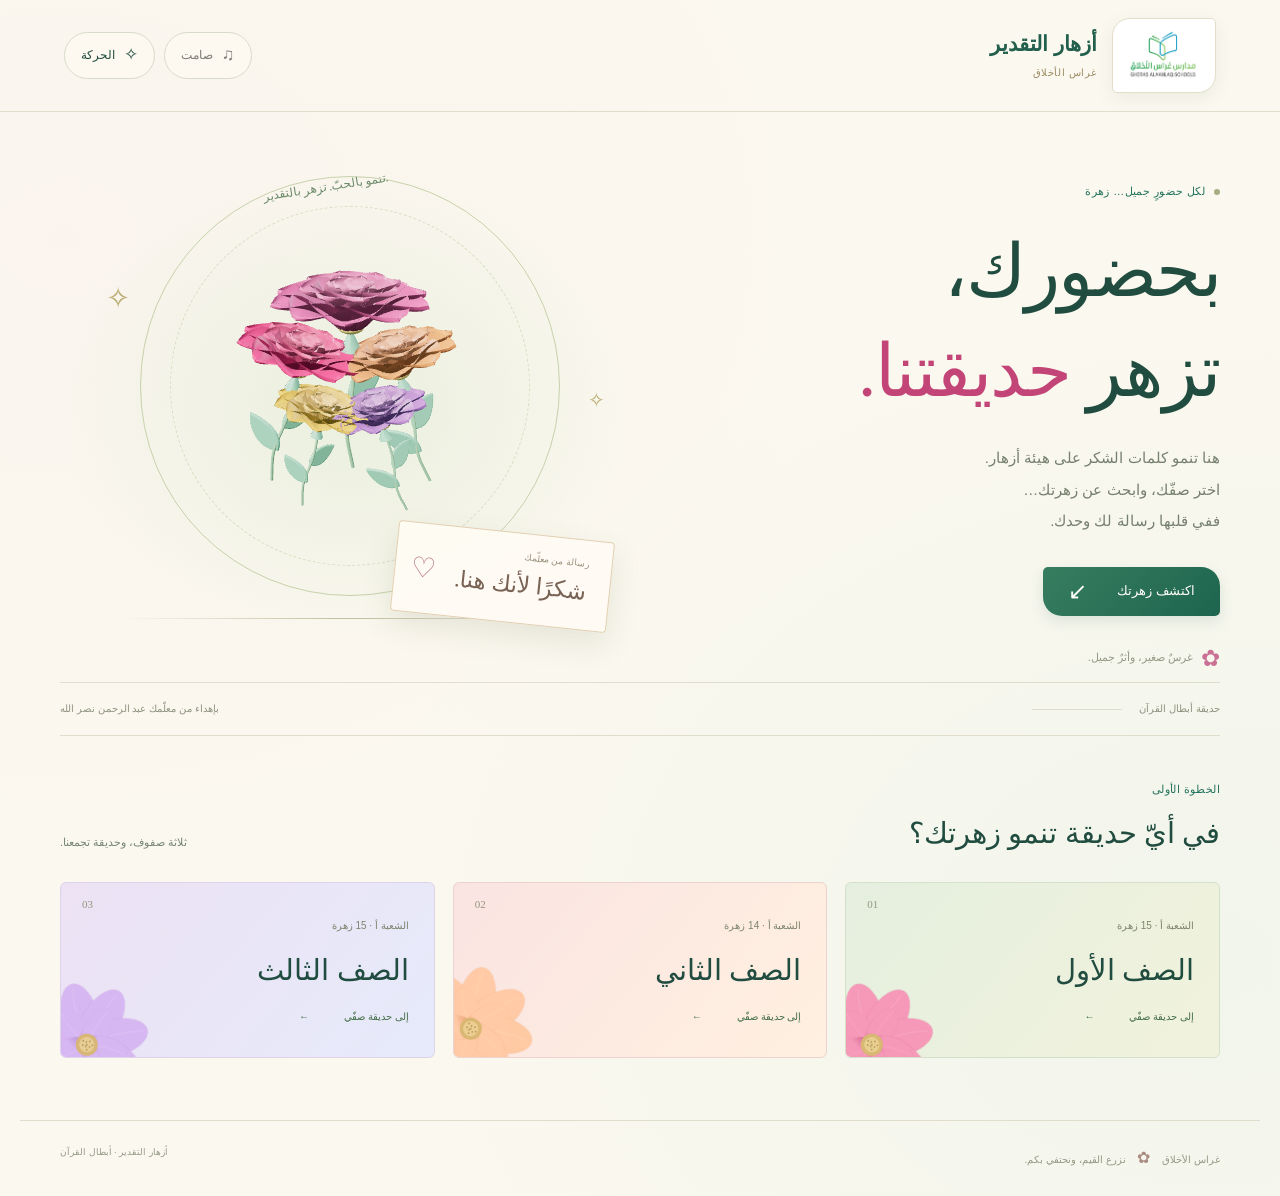
<file: appreciation-flowers/index.html>
<!doctype html>
<html lang="ar" dir="rtl">
<head>
  <meta charset="utf-8">
  <meta name="viewport" content="width=device-width, initial-scale=1">
  <meta name="theme-color" content="#f8f5ed">
  <meta name="description" content="حديقة صغيرة تزهر بحضورك. افتح زهرتك واكتشف بطاقة شكر خاصة بك من مدارس غراس الأخلاق.">
  <link rel="canonical" href="https://nasr12312.github.io/game-baby/appreciation-flowers/">
  <meta property="og:type" content="website">
  <meta property="og:locale" content="ar_AR">
  <meta property="og:title" content="أزهار التقدير 🌷 زهرتك تنتظر لمستك!">
  <meta property="og:description" content="اختر صفك وابحث عن اسمك، ثم المس زهرتك لتتفتح بطاقة شكر خاصة بك. بإهداء من معلمك عبد الرحمن نصر الله.">
  <meta property="og:url" content="https://nasr12312.github.io/game-baby/appreciation-flowers/">
  <meta property="og:image" content="https://nasr12312.github.io/game-baby/appreciation-flowers/share/flowers-how-to-play.jpg">
  <meta property="og:image:width" content="1200">
  <meta property="og:image:height" content="675">
  <meta property="og:image:alt" content="أزهار التقدير: اختر صفك وابحث عن اسمك والمس زهرتك">
  <meta name="twitter:card" content="summary_large_image">
  <meta name="twitter:title" content="أزهار التقدير 🌷 زهرتك تنتظر لمستك!">
  <meta name="twitter:description" content="وردة مجسمة وبطاقة شكر باسمك تنتظرك.">
  <meta name="twitter:image" content="https://nasr12312.github.io/game-baby/appreciation-flowers/share/flowers-how-to-play.jpg">
  <title>أزهار التقدير — غراس الأخلاق</title>
  <link rel="stylesheet" href="style.css">
  <link rel="stylesheet" href="enhancements.css">
  <script src="data.js" defer></script>
  <script src="vendor/three.min.js" defer></script>
  <script src="app.js" defer></script>
  <script src="flowers-3d.js" defer></script>
</head>
<body>
  <header class="site-header">
    <a class="brand" href="#" id="brandHome" aria-label="أزهار التقدير — الصفحة الرئيسية">
      <img class="school-logo" alt="مدارس غراس الأخلاق" width="84" height="58">
      <span><strong>أزهار التقدير</strong><small>غراس الأخلاق</small></span>
    </a>
    <div class="settings" aria-label="إعدادات الحديقة">
      <button id="soundToggle" class="quiet-button" type="button" aria-pressed="false"><span aria-hidden="true">♫</span> الصوت</button>
      <button id="motionToggle" class="quiet-button" type="button" aria-pressed="true"><span aria-hidden="true">✧</span> الحركة</button>
    </div>
  </header>
  <main>
    <section id="home" class="home" aria-labelledby="homeTitle">
      <div class="hero-copy">
        <span class="eyebrow"><i></i> لكل حضورٍ جميل… زهرة</span>
        <h1 id="homeTitle">بحضورك،<br> تزهر <em>حديقتنا.</em></h1>
        <p class="hero-description">هنا تنمو كلمات الشكر على هيئة أزهار.<br>اختر صفّك، وابحث عن زهرتك…<br>ففي قلبها رسالة لك وحدك.</p>
        <a class="primary hero-link" href="#classChoices">اكتشف زهرتك <span aria-hidden="true">↙</span></a>
        <div class="hero-note"><span class="tiny-flower" aria-hidden="true">✿</span> غرسٌ صغير، وأثرٌ جميل.</div>
      </div>
      <div class="hero-art" aria-hidden="true">
        <div class="art-orbit orbit-one"></div><div class="art-orbit orbit-two"></div>
        <span class="art-caption">تنمو بالحبّ. تزهر بالتقدير.</span>
        <span class="floating-spark spark-one">✧</span><span class="floating-spark spark-two">✧</span>
      <div class="hero-bouquet" id="heroBouquet" data-flower3d="-1"></div>
        <div class="hero-message"><span>رسالة من معلّمك</span><b>شكرًا لأنك هنا.</b><i aria-hidden="true">♡</i></div>
        <span class="garden-ground"></span>
      </div>
      <div class="hero-bottom"><span>حديقة أبطال القرآن</span><span class="fine-rule"></span><span>بإهداء من معلّمك عبد الرحمن نصر الله</span></div>
      <section class="class-section" aria-labelledby="classesTitle">
        <div class="section-heading"><div><span class="eyebrow">الخطوة الأولى</span><h2 id="classesTitle">في أيّ حديقة تنمو زهرتك؟</h2></div><p>ثلاثة صفوف، وحديقة تجمعنا.</p></div>
        <div id="classChoices" class="class-grid"></div>
      </section>
    </section>
    <section id="garden" class="garden" hidden aria-labelledby="gardenTitle">
      <button id="backHome" class="back-button" type="button">→ العودة إلى الصفوف</button>
      <div class="garden-heading"><div><span class="eyebrow" id="gardenEyebrow">حديقة الصف الأول</span><h1 id="gardenTitle" tabindex="-1">زهرتك تنتظر لمستك.</h1><p>ابحث عن اسمك، والمس زهرتك لتتفتح رسالتك.</p></div><div class="bloom-count"><span aria-hidden="true">✿</span><b id="bloomCount">٠</b><small>زهرة تفتّحت هنا</small></div></div>
      <div class="garden-toolbar"><label class="search-field"><span aria-hidden="true">⌕</span><input id="searchName" type="search" placeholder="ابحث عن اسمك هنا…" aria-label="ابحث عن اسم الطالب" autocomplete="off"></label><span id="resultCount"></span></div>
      <div id="flowerGrid" class="flower-grid"></div>
      <div id="emptyState" class="empty-state" hidden><span aria-hidden="true">❀</span><h2>لنجرب كتابة الاسم بطريقة أخرى.</h2><p>اكتب جزءًا من اسمك، أو تأكد من اختيار صفّك.</p><button id="clearSearch" class="quiet-button" type="button">عرض جميع الأزهار</button></div>
      <p class="garden-hint"><span aria-hidden="true">♡</span> لكل زهرة لونها… ولكل طالب أثره الجميل.</p>
    </section>
  </main>
  <footer class="site-footer"><span>غراس الأخلاق <i aria-hidden="true">✿</i> نزرع القيم، ونحتفي بكم.</span><small>أزهار التقدير · أبطال القرآن</small></footer>
  <dialog id="cardDialog" aria-labelledby="cardTitle">
    <button id="closeCard" class="close-button" type="button" aria-label="إغلاق بطاقة الشكر">×</button>
    <article id="certificate" class="certificate">
      <div class="certificate-frame"></div>
      <span class="corner corner-tr" aria-hidden="true">❦</span><span class="corner corner-bl" aria-hidden="true">❦</span>
      <img class="school-logo certificate-logo" alt="مدارس غراس الأخلاق" width="110" height="74">
      <p class="certificate-kicker">غراس الأخلاق · حديقة أبطال القرآن</p>
      <div id="certificateFlower" class="certificate-flower" aria-hidden="true"></div>
      <p class="award-eyebrow">بطاقة شكر وتقدير</p>
      <h2 id="cardTitle">أزهرتَ حضورًا.</h2>
      <p class="dedication">إلى طالبنا العزيز</p>
      <h3 id="cardName"></h3>
      <span id="cardClass" class="class-badge"></span>
      <p class="certificate-text">شكرًا لحضورك وتفاعلك في حصص القرآن الكريم.<br>بكلّ خطوةٍ تتعلّمها، تنمو زهرة جميلة.<br><strong>بارك الله فيك، وزادك علمًا وخيرًا.</strong></p>
      <div class="signature"><span>معلّمك المحبّ</span><b>عبد الرحمن نصر الله</b></div>
      <p class="certificate-footer">لك في حديقتنا زهرة، وفي قلوبنا تقدير.</p>
    </article>
    <div class="card-actions"><button id="downloadCard" class="primary" type="button">↓ احفظ بطاقتي</button><button id="printCard" class="secondary" type="button">طباعة البطاقة</button><button id="returnGarden" class="text-button" type="button">العودة إلى الحديقة ←</button></div>
  </dialog>
  <canvas id="petalCanvas" aria-hidden="true"></canvas>
  <div id="status" class="toast" role="status" aria-live="polite" hidden></div>
</body>
</html>
</file>
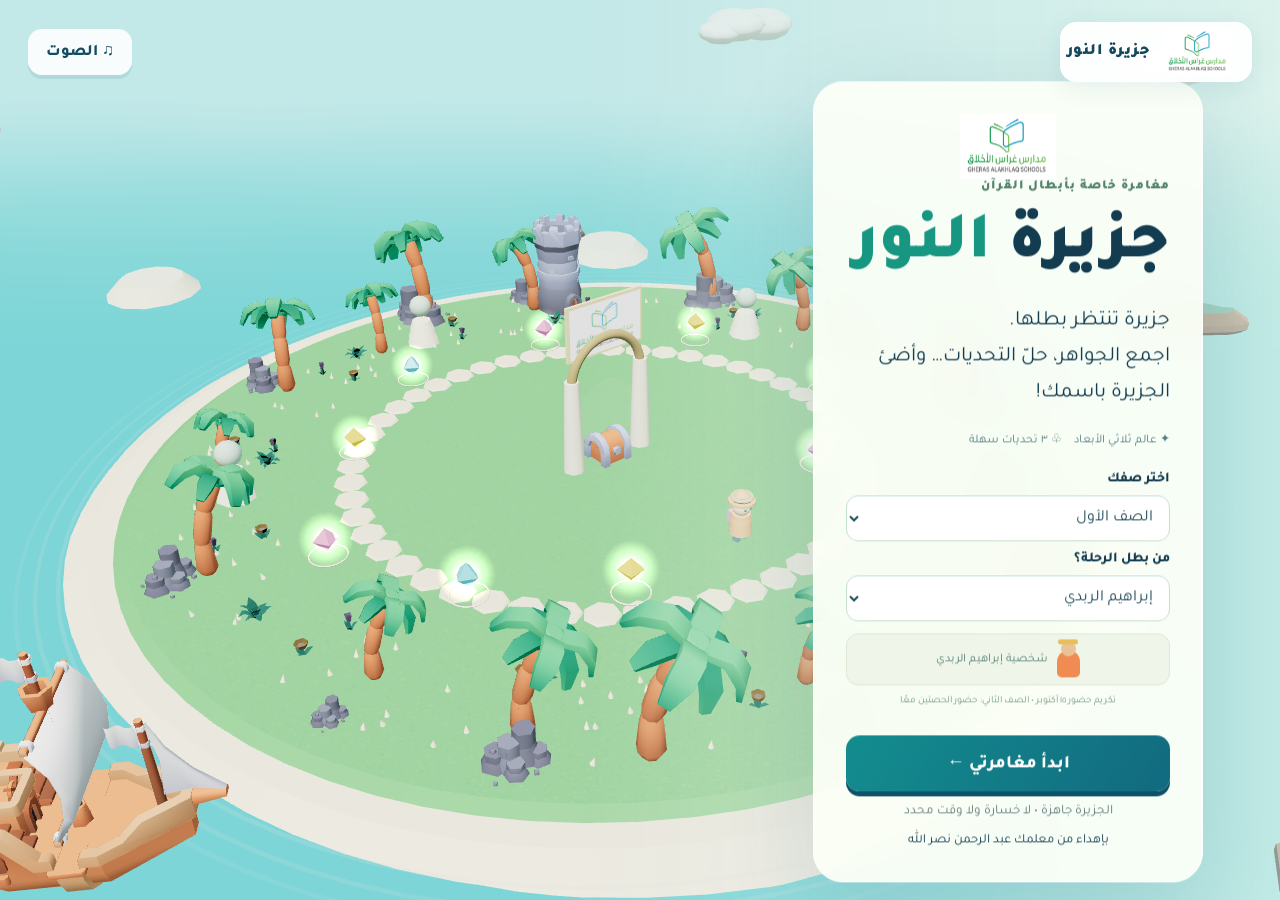
<file: island-of-light/index.html>
<!doctype html><html lang="ar" dir="rtl"><meta charset="utf-8"><meta name="viewport" content="width=device-width,initial-scale=1,maximum-scale=1"><meta name="theme-color" content="#125f77"><title>جزيرة النور • مغامرة أبطال غراس</title><link rel="stylesheet" href="style.css?v=3"><link rel="stylesheet" href="upgrade.css?v=3"><link rel="stylesheet" href="personal.css?v=3"><link rel="stylesheet" href="hud.css?v=4"><body>
<div id="world"></div><div class="vignette"></div>
<div id="playerTag" hidden><span id="playerTagName"></span></div><header><a href="../treasure-world/" aria-label="عالم الكنوز"><img data-school-logo alt="مدارس غراس الأخلاق">جزيرة النور</a><div><button id="sound" aria-label="تبديل الصوت">♫ الصوت</button><button id="pause" hidden>Ⅱ استراحة</button></div></header>
<main id="welcome" class="panel"><img class="welcome-logo" data-school-logo alt="مدارس غراس الأخلاق"><span class="eyebrow">مغامرة خاصة بأبطال القرآن</span><h1>جزيرة <em>النور</em></h1><p class="intro">جزيرة تنتظر بطلها.<br>اجمع الجواهر، حلّ التحديات… وأضئ الجزيرة باسمك!</p><div class="tags"><span>✦ عالم ثلاثي الأبعاد</span><span>♧ ٣ تحديات سهلة</span></div><label for="grade">اختر صفك</label><select id="grade"></select><label for="student">من بطل الرحلة؟</label><select id="student"></select><div id="avatarPreview"><i class="avatar-mini" aria-hidden="true"></i><span id="avatarPreviewName"></span></div><p class="attendance-note">تكريم حضور ١٥ أكتوبر • الصف الثاني: حضور الحصتين معًا</p><button id="start" class="primary">ابدأ مغامرتي ←</button><small id="loading">نجهّز الجزيرة…</small><p class="teacher">بإهداء من معلمك عبد الرحمن نصر الله</p></main>
<section id="hud" hidden><div class="identity"><b id="heroName"></b><small>مستكشف جزيرة النور</small></div><div class="mission"><div class="mission-heading"><span id="chapter">١ • اجمع جواهر الجزيرة</span><b id="count">٠ / ٩</b><button id="missionToggle" type="button" aria-expanded="false" aria-controls="missionDetails" aria-label="عرض تفاصيل المهمة">تفاصيل ▾</button></div><div class="track"><i id="progress"></i></div><div id="missionDetails" hidden><div class="steps"><span data-step="0">◆ الجواهر</span><span data-step="1">☀ التحديات</span><span data-step="2">🎁 التكريم</span></div><small id="hint">اقترب من الجواهر المضيئة لجمعها</small></div></div><div class="guide-row"><small id="routeStatus">٣ تحديات سهلة</small><button id="guide">✦ أرشدني</button></div><canvas id="map" width="180" height="180" aria-label="خريطة الجزيرة"></canvas><div id="toast" role="status"></div><div class="controls"><span>الأسهم أو W A S D للحركة • المس الأرض لتتحرك إليها</span></div><div id="pad"><button data-dir="up" aria-label="للأمام">↑</button><button data-dir="left" aria-label="يسار">←</button><button data-dir="down" aria-label="للخلف">↓</button><button data-dir="right" aria-label="يمين">→</button></div></section>
<dialog id="rest"><h2>خذ نفسًا… الجزيرة تنتظرك 🌿</h2><p>تقدمك محفوظ على هذا الجهاز.</p><button id="resume" class="primary">أكمل المغامرة</button><button id="home">اختيار طالب آخر</button></dialog>
<div id="finale" hidden><div class="finale-sun">✦</div><h2>الجزيرة أضاءت لك!</h2><p id="finaleName"></p></div><dialog id="challenge"><small id="challengeNumber"></small><h2 id="challengeTitle"></h2><p id="challengePrompt"></p><div id="challengeBody"></div><p id="challengeFeedback" role="status" aria-live="polite"></p><button id="challengeHelp">💡 أحتاج تلميحًا</button><button id="challengeContinue" class="primary" hidden>رائع! أكمل رحلتي ←</button><button id="challengeClose">سأعود إلى التحدي لاحقًا</button></dialog><dialog id="award"><div class="award-inner"><img id="logo" alt="مدارس غراس الأخلاق"><span class="award-ribbon">مدارس غراس الأخلاق • وسام أبطال القرآن</span><div class="medal">✦</div><h2>أنت نور هذه الرحلة</h2><h3 id="awardName"></h3><p>شكرًا لحضورك وتفاعلك في حصص القرآن الكريم.<br>كل خطوة في تعلّمك تستحق أن نفرح بها.</p><div class="award-achievements"><span>✓ مستكشف الجواهر</span><span>✓ بطل التحديات</span><span>✓ صديق القرآن</span></div><div class="seal">مستكشف النور • بطل غراس</div><p class="signature">معلمك المحب<br><b>عبد الرحمن نصر الله</b></p><section id="giftPanel" aria-label="هديتك الرقمية"><small class="gift-label">مفاجأة خاصة بك</small><h4 id="giftTitle"></h4><div id="giftPedestal"><img id="giftImage" alt="هديتك المصورة"></div><b id="giftStudent"></b><p id="giftMessage"></p><div class="gift-actions"><button id="giftTurn">✨ حرّك هديتي</button><button id="giftSave">↓ احفظ هديتي</button></div><small class="gift-note">تذكار رقمي مصوّر</small></section><button id="save" class="primary">↓ احفظ بطاقة تكريمك</button><button id="replayCelebration">✨ احتفل بي مرة أخرى</button><button id="again">مغامرة جديدة</button></div></dialog>
<script src="../treasure-world/vendor/three.min.js"></script><script src="../treasure-world/vendor/GLTFLoader.js"></script><script src="data.js?v=3"></script><script src="game.js?v=3"></script><script src="upgrade.js?v=3"></script><script src="personal.js?v=3"></script><script src="hud.js?v=4"></script></body></html>
</file>
<file: appreciation-flowers/style.css>
@charset "UTF-8";
:root{--paper:#f8f5ed;--ink:#293e33;--muted:#7c8679;--green:#52694c;--rose:#aa5067;--line:#dddcd0;--soft:#ececde;--serif:Georgia,"Times New Roman",serif;color-scheme:light}
*{box-sizing:border-box}html{scroll-behavior:smooth;scroll-padding-top:24px}body{margin:0;background:var(--paper);color:var(--ink);font-family:Tahoma,"Segoe UI",Arial,sans-serif;font-size:16px;line-height:1.8}button,input,a{-webkit-tap-highlight-color:transparent}button,input{font:inherit}button,a{touch-action:manipulation}button{cursor:pointer}button:disabled{cursor:wait}button,a,input{outline-offset:5px}button:focus-visible,a:focus-visible,input:focus-visible{outline:3px solid #a45068}[hidden]{display:none!important}button{color:inherit}a{color:inherit;text-decoration:none}button{border:0}img{max-width:100%}.site-header{max-width:1380px;margin:auto;padding:23px 5%;display:flex;align-items:center;justify-content:space-between;border-bottom:1px solid var(--line);gap:15px}.brand{display:flex;align-items:center;gap:16px}.school-logo{object-fit:contain}.brand>span{border-right:1px solid var(--line);padding-right:17px;line-height:1.5}.brand strong{display:block;font-size:18px;font-weight:500}.brand small{color:var(--muted);font-size:10px;letter-spacing:1px}.settings{display:flex;gap:9px}.quiet-button{display:inline-flex;align-items:center;justify-content:center;gap:9px;background:transparent;border:1px solid var(--line);border-radius:30px;padding:7px 16px;font-size:12px;min-height:40px}.quiet-button:hover{background:#eaeadd}.quiet-button[aria-pressed=false]{color:#7d7c76}.quiet-button span{font-size:17px}.home{max-width:1240px;margin:auto;padding:0 40px}.hero-copy{grid-area:copy;padding-top:70px;position:relative;z-index:1}.home{display:grid;grid-template-columns:1fr 1fr;grid-template-areas:"copy art" "bottom bottom" "classes classes"}.eyebrow{font-size:11px;color:var(--green);display:flex;align-items:center;gap:9px;letter-spacing:.4px}.eyebrow i{width:6px;height:6px;background:#a5ad82;border-radius:50%}h1,h2,h3,p{margin:0}.hero-copy h1{font-family:var(--serif);font-weight:500;font-size:clamp(48px,5.7vw,78px);line-height:1.38;margin:20px 0 19px;letter-spacing:-1.5px}.hero-copy h1 em{font-style:normal;color:var(--rose)}.hero-description{font-size:15px;line-height:2.1;color:#76806f}.primary{display:inline-flex;justify-content:center;align-items:center;gap:30px;min-height:49px;border-radius:5px 19px 5px 19px;padding:12px 25px;background:var(--green);color:#fffefa;font-size:13px;box-shadow:0 4px 12px #344e3210;transition:background .2s,transform .2s}.primary:hover{background:#3f573b;transform:translateY(-2px)}.hero-link{margin-top:30px}.hero-link span{font-size:23px;line-height:1}.hero-note{font-size:11px;color:#959a87;margin-top:22px;display:flex;align-items:center;gap:8px}.tiny-flower{font-size:23px;color:#bd8d85}.hero-art{grid-area:art;position:relative;height:570px;direction:ltr;isolation:isolate}.art-orbit{position:absolute;border:1px solid #d5d6bd;border-radius:50%;z-index:-1}.orbit-one{width:420px;height:420px;top:64px;left:50%;transform:translateX(-50%)}.orbit-two{width:360px;height:360px;top:94px;left:50%;transform:translateX(-50%);border-style:dashed;opacity:.65}.hero-art:before{content:"";position:absolute;inset:60px 0 40px;border-radius:50%;background:radial-gradient(ellipse,#e6e7cd80,transparent 68%);z-index:-2}.art-caption{position:absolute;top:65px;left:35%;font-family:var(--serif);font-size:12px;color:#91977e;transform:rotate(-9deg)}.hero-bouquet{position:absolute;left:50%;top:100px;width:440px;height:390px;transform:translateX(-50%)}.hero-bouquet .flower-svg{position:absolute;width:230px;height:320px;bottom:0;filter:drop-shadow(0 8px 8px #665e3510)}.hero-bouquet .hero-stem-0{left:-10px;transform:rotate(-20deg) scale(.88);z-index:1}.hero-bouquet .hero-stem-1{left:208px;transform:rotate(24deg) scale(.8);z-index:1}.hero-bouquet .hero-stem-2{left:108px;bottom:30px;transform:rotate(2deg) scale(1.15);z-index:2}.hero-bouquet .hero-stem-3{left:55px;bottom:-22px;transform:rotate(-30deg) scale(.62);z-index:3}.hero-bouquet .hero-stem-4{left:181px;bottom:-30px;transform:rotate(25deg) scale(.65);z-index:3}.hero-message{position:absolute;right:5%;bottom:60px;z-index:4;background:#fffcf5ed;box-shadow:0 8px 35px #65613d14;border:1px solid #e4decc;padding:15px 23px 16px 60px;border-radius:4px;transform:rotate(6deg);text-align:right;direction:rtl}.hero-message span{display:block;color:#99917e;font-size:9px}.hero-message b{font-family:var(--serif);font-size:23px;font-weight:normal;color:#796354}.hero-message i{position:absolute;left:16px;top:20px;font-size:28px;font-style:normal;color:#b77785}.garden-ground{position:absolute;bottom:63px;left:10%;width:80%;height:1px;background:linear-gradient(90deg,transparent,#bcc09e,transparent)}.floating-spark{position:absolute;color:#b9ab70;font-size:29px;animation:spark 4s ease-in-out infinite}.spark-one{left:8%;top:160px}.spark-two{right:6%;top:270px;font-size:20px;animation-delay:-2s}.hero-bottom{grid-area:bottom;border-block:1px solid var(--line);padding:17px 0;display:flex;gap:17px;align-items:center;font-size:10px;color:#8e937f}.fine-rule{flex:1;height:1px;background:var(--line);max-width:90px}.hero-bottom>span:last-child{margin-right:auto}.class-section{grid-area:classes;padding:44px 0 62px}.section-heading{display:flex;justify-content:space-between;align-items:end;gap:15px;margin-bottom:23px}.section-heading h2{font-family:var(--serif);font-weight:normal;font-size:29px;margin-top:7px}.section-heading p{font-size:11px;color:var(--muted);padding-bottom:6px}.class-grid{display:grid;grid-template-columns:repeat(3,1fr);gap:18px}.class-card{position:relative;overflow:hidden;background:#eeeee1;border:1px solid #dddfcb;text-align:right;padding:27px 25px;min-height:164px;border-radius:6px;transition:transform .25s,box-shadow .25s}.class-card:nth-child(2){background:#f3e9e4;border-color:#e9d8ce}.class-card:nth-child(3){background:#eaeaf0;border-color:#dbdbe6}.class-card:hover{transform:translateY(-5px);box-shadow:0 8px 22px #4e583610}.class-card small{font-size:10px;color:#7c846d}.class-card strong{font-family:var(--serif);font-size:29px;font-weight:normal;display:block;margin:5px 0}.class-card .class-enter{font-size:10px;color:#65754e;display:inline-flex;gap:35px}.class-card .class-art{position:absolute;width:98px;height:130px;left:7px;bottom:-25px;opacity:.85;transform:rotate(-14deg);pointer-events:none}.class-card:nth-child(2) .class-art{transform:rotate(12deg)}.class-card .class-number{font-family:var(--serif);position:absolute;left:21px;top:12px;font-size:11px;color:#94957f}.garden{max-width:1240px;margin:auto;padding:35px 40px 40px}.back-button,.text-button{background:transparent;font-size:12px;color:#78816c;padding:8px 0}.back-button:hover,.text-button:hover{color:var(--rose)}.garden-heading{display:flex;justify-content:space-between;align-items:center;gap:20px;margin-top:32px}.garden-heading h1{font-family:var(--serif);font-weight:normal;font-size:45px;line-height:1.5;margin-top:8px}.garden-heading p{font-size:13px;color:var(--muted);margin-top:8px}.bloom-count{display:grid;grid-template-columns:30px 42px;justify-items:center;align-items:center;border-right:1px solid var(--line);padding:5px 27px}.bloom-count>span{font-size:32px;color:#ad6b78}.bloom-count b{font-size:28px;font-family:var(--serif);font-weight:normal}.bloom-count small{grid-column:1/-1;font-size:10px;color:var(--muted)}.garden-toolbar{display:flex;align-items:center;justify-content:space-between;gap:15px;margin:35px 0 0;padding-bottom:22px;border-bottom:1px solid var(--line)}.search-field{display:flex;gap:12px;align-items:center;border:1px solid #dbddce;background:#fffdf6;padding:7px 15px;border-radius:5px;width:360px;max-width:100%}.search-field>span{font-size:25px;color:#929a80;line-height:1}.search-field input{border:0;background:transparent;min-width:0;width:100%;color:var(--ink);font-size:12px;padding:6px 0;outline-offset:2px}.search-field input::placeholder{color:#9b9f91}#resultCount{font-size:11px;color:var(--muted)}.flower-grid{display:grid;grid-template-columns:repeat(4,minmax(0,1fr));gap:12px 15px;position:relative;padding-top:20px}.flower-button{background:transparent;min-width:0;position:relative;padding:10px 10px 25px;border-radius:100px 100px 18px 18px;display:flex;flex-direction:column;align-items:center;transition:background .25s,transform .25s;isolation:isolate}.flower-button:before{content:"";position:absolute;inset:45px 10% 76px;border-radius:50%;background:radial-gradient(ellipse,var(--wash),transparent 72%);z-index:-1;opacity:0;transition:opacity .3s}.flower-button:hover{background:#eeefdf70}.flower-button:hover:before,.flower-button.blooming:before{opacity:1}.flower-button .flower-art{position:relative;width:100%;height:220px;display:grid;place-items:center;transform-origin:50% 100%;animation:sway 6s ease-in-out infinite;animation-delay:var(--delay)}.flower-svg{width:170px;height:220px;overflow:visible}.flower-button:hover .flower-art{animation-play-state:paused}.flower-button .student-name{display:block;background:#fffdf6;border:1px solid #e0dfd1;border-radius:5px 13px 5px 13px;font-size:12px;padding:9px 12px;max-width:100%;min-height:45px;box-shadow:0 3px 6px #665a2a04}.flower-button .flower-invite{font-size:10px;color:#939985;margin-top:8px}.flower-button.opened .flower-invite{color:#65794c}.flower-button.blooming{pointer-events:none}.flower-button.blooming .flower-art{animation:none}.petal{transform-origin:100px 100px;transform:rotate(calc(var(--a) * .12)) scale(.56,1);transition:transform 1.1s cubic-bezier(.2,.8,.2,1);filter:drop-shadow(0 1px 1px #73333d12)}.inner-petal{transform:rotate(calc(var(--a) * .08)) scale(.4,.85);transition-delay:.08s}.flower-center{transform-origin:100px 100px;transform:scale(.15);opacity:0;transition:transform .8s .3s,opacity .6s .2s}.sepal{transform-origin:100px 120px;transition:transform .9s;transform:scaleX(.7)}.opened .petal,.is-open .petal,.blooming .petal{transform:rotate(var(--a)) scale(1)}.opened .inner-petal,.is-open .inner-petal,.blooming .inner-petal{transform:rotate(var(--a)) scale(.72)}.opened .flower-center,.is-open .flower-center,.blooming .flower-center{transform:scale(1);opacity:1}.opened .sepal,.is-open .sepal,.blooming .sepal{transform:scaleX(1.25)}.mini-letter{position:absolute;top:48px;left:calc(50% - 20px);width:40px;height:49px;background:#fffdf6;border:1px solid #d1ba90;border-radius:3px;box-shadow:0 4px 10px #3d4e2320;font-size:17px;color:#a65f75;display:grid;place-items:center;opacity:0;pointer-events:none;z-index:3}.blooming .mini-letter{animation:letterRise 1.35s .2s both}.garden-hint{border-top:1px solid var(--line);padding-top:25px;margin-top:25px;text-align:center;color:#939883;font-size:11px}.garden-hint span{color:#bc8b91;font-size:19px;margin-left:6px}.empty-state{text-align:center;padding:70px 10px}.empty-state>span{font-size:55px;color:#b98290}.empty-state h2{font-family:var(--serif);font-weight:normal;font-size:26px}.empty-state p{font-size:12px;color:var(--muted);margin:10px 0 22px}.site-footer{max-width:1240px;margin:auto;padding:23px 40px;border-top:1px solid var(--line);display:flex;justify-content:space-between;gap:15px;font-size:10px;color:#949985}.site-footer i{font-size:16px;font-style:normal;margin:0 9px;color:#aa8b80}.site-footer small{font-size:9px}body.dialog-open{overflow:hidden}dialog{color:var(--ink);border:0;padding:25px 25px 18px;background:#f4f1e8;border-radius:12px;width:min(730px,calc(100% - 26px));max-height:calc(100dvh - 28px);overflow:auto;box-shadow:0 25px 100px #273a3550}dialog::backdrop{background:#263c368c;backdrop-filter:blur(7px)}dialog[open]{animation:cardArrival .5s both}.close-button{position:sticky;display:block;top:0;margin:0 -10px -30px auto;z-index:5;width:35px;height:35px;line-height:1;border:1px solid #ddd7c5;border-radius:50%;background:#fffcf4;font-size:23px;color:#7b8070}.certificate{background:radial-gradient(ellipse at 10% 0,#ecefdf,transparent 45%),radial-gradient(ellipse at 100% 100%,#f1e0dd,transparent 44%),#fffdf5;position:relative;isolation:isolate;text-align:center;padding:36px 44px 25px;overflow:hidden;border:1px solid #cfba95;min-height:690px}.certificate-frame{position:absolute;inset:12px;border:1px solid #ddd1b8;pointer-events:none;z-index:-1}.corner{position:absolute;font-family:var(--serif);font-size:75px;color:#9ea87c;opacity:.65;line-height:1}.corner-tr{top:16px;right:15px;transform:rotate(-24deg)}.corner-bl{bottom:16px;left:15px;transform:rotate(156deg)}.certificate-logo{display:block;margin:0 auto 3px}.certificate-kicker{font-size:9px;color:#8b9479;letter-spacing:.3px}.certificate-flower{height:95px;margin:12px auto 0;overflow:hidden;width:120px}.certificate-flower .flower-svg{width:110px;height:143px}.award-eyebrow{color:#a48a60;font-size:10px;margin-top:0}.certificate h2{font:normal 42px/1.5 var(--serif);color:#9e5366;margin:6px 0 10px}.dedication{font-size:10px;color:#9a9684}.certificate h3{font-size:clamp(20px,3vw,28px);line-height:1.9;margin:10px auto 8px;max-width:510px;color:#384f3d;overflow-wrap:anywhere}.class-badge{border-block:1px solid #dbd7c5;padding:5px 20px;font-size:10px;color:#8b8f74;display:inline-block}.certificate-text{font-size:12px;line-height:2.3;color:#858b7a;margin:22px 0 17px}.certificate-text strong{font-weight:normal;color:#657554}.signature span{display:block;color:#9a9480;font-size:9px}.signature b{font-family:var(--serif);font-weight:normal;display:block;font-size:25px;color:#4c684e}.certificate-footer{font-family:var(--serif);color:#ae987e;font-size:13px;margin:19px 0 0}.card-actions{display:flex;gap:10px;justify-content:center;align-items:center;flex-wrap:wrap;padding:19px 0 0}.card-actions .primary{min-height:43px;padding:9px 20px}.secondary{border:1px solid #cdd0be;border-radius:5px 15px 5px 15px;padding:9px 20px;background:transparent;font-size:12px;min-height:43px}.secondary:hover{background:#e9e9da}.text-button{font-size:10px;padding-inline:8px}#petalCanvas{position:fixed;inset:0;width:100%;height:100%;pointer-events:none;z-index:20}.toast{position:fixed;bottom:24px;left:50%;transform:translateX(-50%);background:#374b3d;color:#fffdf5;padding:12px 23px;border-radius:8px;font-size:12px;z-index:30;max-width:90%;text-align:center;box-shadow:0 5px 20px #263c3520}.motion-off *, .motion-off *:before,.motion-off *:after{animation:none!important;transition:none!important;scroll-behavior:auto!important}.motion-off .mini-letter{display:none}
@keyframes sway{0%,100%{transform:rotate(-1.6deg)}50%{transform:rotate(1.6deg)}}@keyframes spark{0%,100%{opacity:.35;transform:scale(.85)}50%{opacity:1;transform:scale(1.1)}}@keyframes letterRise{0%{opacity:0;transform:translateY(45px) scale(.4) rotate(-8deg)}40%{opacity:1;transform:translateY(-25px) scale(1) rotate(5deg)}80%{opacity:1;transform:translateY(-60px) scale(1.3) rotate(-5deg)}100%{opacity:0;transform:translateY(-85px) scale(1.5)}}@keyframes cardArrival{from{opacity:0;transform:translateY(20px) scale(.96)}to{opacity:1;transform:translateY(0) scale(1)}}
@media(min-width:1500px){.hero-art{height:600px}.hero-copy{padding-top:85px}}
@media(max-width:900px){.home{padding:0 28px}.hero-copy h1{font-size:58px}.hero-art{height:520px}.hero-bouquet{transform:translateX(-50%) scale(.85);top:95px}.orbit-one{width:340px;height:340px;top:100px}.orbit-two{width:290px;height:290px;top:125px}.art-caption{top:98px}.hero-message{bottom:36px;right:-8%}.garden-ground{bottom:50px}.flower-grid{grid-template-columns:repeat(3,minmax(0,1fr))}.class-card{padding:22px 18px}.class-card .class-art{left:-10px;width:85px}.class-card strong{font-size:25px}.section-heading p{display:none}}
@media(max-width:620px){.site-header{padding:14px 19px}.school-logo{width:62px;height:44px}.brand{gap:9px}.brand>span{padding-right:10px}.brand strong{font-size:14px}.brand small{font-size:8px}.settings{gap:5px}.quiet-button{padding:6px 10px;font-size:10px;gap:5px;min-height:37px}.quiet-button span{font-size:15px}.home{padding:0 22px;grid-template-columns:1fr;grid-template-areas:"copy" "art" "bottom" "classes"}.hero-copy{padding-top:34px;text-align:center}.hero-copy .eyebrow{justify-content:center;font-size:10px}.hero-copy h1{font-size:53px;line-height:1.25;margin:17px 0}.hero-copy h1 br{display:none}.hero-description{font-size:12px;line-height:2}.hero-description br:nth-of-type(1){display:none}.hero-link{margin-top:20px;font-size:12px;min-height:45px}.hero-note{display:none}.hero-art{height:360px;margin-top:5px}.hero-bouquet{top:-40px;transform:translateX(-50%) scale(.78);transform-origin:50% 100%}.orbit-one{width:275px;height:275px;top:25px}.orbit-two{width:235px;height:235px;top:45px}.hero-message{right:1%;bottom:15px;padding:10px 17px 10px 45px}.hero-message b{font-size:20px}.hero-message span{font-size:8px}.hero-message i{font-size:24px;top:15px;left:12px}.art-caption{top:10px;font-size:10px;left:30%}.spark-one{top:80px;left:4%}.spark-two{top:200px;right:4%}.garden-ground{bottom:34px}.hero-bottom{font-size:8px;gap:7px;padding:14px 0}.hero-bottom .fine-rule{display:none}.hero-bottom>span:last-child{max-width:52%;text-align:left}.class-section{padding:28px 0 35px}.section-heading{margin-bottom:18px}.section-heading .eyebrow{font-size:9px}.section-heading h2{font-size:25px;margin-top:5px}.class-grid{grid-template-columns:1fr;gap:10px}.class-card{min-height:116px;padding:17px 23px}.class-card strong{font-size:27px;margin:0}.class-card small{font-size:9px}.class-card .class-art{width:95px;left:45px;bottom:-28px}.class-card .class-number{left:17px;top:18px}.class-card .class-enter{gap:25px}.garden{padding:22px 18px 30px}.garden-heading{margin-top:22px;gap:8px}.garden-heading h1{font-size:30px}.garden-heading p{font-size:10px;max-width:220px}.garden-heading .eyebrow{font-size:9px}.bloom-count{padding:0 12px 0 0;grid-template-columns:22px 25px}.bloom-count>span{font-size:25px}.bloom-count b{font-size:23px}.bloom-count small{font-size:8px}.garden-toolbar{margin-top:25px;flex-wrap:wrap;gap:9px;padding-bottom:16px}.search-field{width:100%}#resultCount{font-size:9px}.flower-grid{grid-template-columns:repeat(2,minmax(0,1fr));gap:4px;padding-top:12px}.flower-button{padding:10px 4px 20px}.flower-button .flower-art{height:190px}.flower-svg{width:145px;height:190px}.flower-button .student-name{font-size:11px;line-height:1.9;padding:8px;min-height:58px;display:grid;place-items:center}.flower-button .flower-invite{font-size:8px}.garden-hint{font-size:9px}.site-footer{padding:18px 22px;font-size:8px}.site-footer small{display:none}dialog{padding:16px 13px 13px}.certificate{padding:27px 22px 22px;min-height:640px}.certificate-logo{width:92px;height:62px}.certificate h2{font-size:36px}.certificate h3{font-size:21px;line-height:1.8}.certificate-kicker{font-size:8px}.certificate-text{font-size:10px;margin:17px 0}.signature b{font-size:22px}.certificate-footer{font-size:11px}.certificate-flower{margin-top:8px}.card-actions{gap:8px}.card-actions .primary,.secondary{font-size:11px;flex:1;padding-inline:10px}.card-actions .text-button{flex-basis:100%}.corner{font-size:60px}.close-button{margin-right:auto;margin-left:-3px}.award-eyebrow{font-size:9px}}
@media print{@page{size:A4 portrait;margin:12mm}body{background:#fff}body>*:not(#cardDialog){display:none!important}dialog#cardDialog{display:block!important;position:static;width:100%;max-width:none;max-height:none;overflow:visible;border:0;padding:0;background:#fff;box-shadow:none;margin:0}.close-button,.card-actions{display:none!important}.certificate{break-inside:avoid;min-height:250mm;display:flex;flex-direction:column;align-items:center;justify-content:center;padding:15mm 12mm;-webkit-print-color-adjust:exact;print-color-adjust:exact}.certificate h3{font-size:26px}.certificate-text{font-size:14px}.certificate-flower{flex-shrink:0}.certificate-logo{width:110px;height:74px}.certificate-frame{z-index:0}.certificate>*:not(.certificate-frame){position:relative}.corner{position:absolute!important}}
</file>
<file: appreciation-flowers/enhancements.css>
:root{--paper:#fbf8ef;--ink:#214c40;--muted:#758575;--green:#24735c;--rose:#c34476;--line:#e1ddcc}
body{background:radial-gradient(ellipse at 5% 20%,#f3e4e530,transparent 45%),radial-gradient(ellipse at 95% 80%,#dceee350,transparent 50%),var(--paper)}
.site-header{padding-top:18px;padding-bottom:18px}.brand{gap:15px}.brand .school-logo{width:104px;height:75px;padding:9px;background:#fff;border:1px solid #e3deca;border-radius:18px 5px 18px 5px;box-shadow:0 5px 18px #3b655515,0 1px 0 #fff inset}.brand>span{border:0;padding-right:0}.brand strong{font-size:21px;font-weight:bold;color:#235f4d}.brand small{font-size:10px;letter-spacing:.6px;color:#9b8b63}.certificate-logo{width:134px;height:90px;padding:9px;background:#fff;border:1px solid #ded6bf;border-radius:18px 5px 18px 5px;box-shadow:0 4px 13px #746e4210}.certificate-frame{border-color:#d0b77d}.certificate h2{color:#b84770}.certificate h3{color:#225d49}.certificate{background:radial-gradient(ellipse at 0 0,#e7f2dc,transparent 50%),radial-gradient(ellipse at 100% 100%,#fbe0e8,transparent 45%),#fffdf6}.hero-copy h1 em{color:#c34476}.hero-art:before{background:radial-gradient(ellipse,#e0ecd5a6,transparent 70%)}.hero-message{border-color:#e3cfb2;box-shadow:0 12px 30px #5a6b3920}.class-card{background:linear-gradient(130deg,#e5efdf,#f1f2dc);border-color:#d4e0c9}.class-card:nth-child(2){background:linear-gradient(130deg,#fae4e2,#fff0e0);border-color:#ecd3cf}.class-card:nth-child(3){background:linear-gradient(130deg,#ece2f4,#e6eafa);border-color:#dfd2eb}.class-card .class-enter{color:#436e48}.quiet-button{background:#fffaf173;border-color:#d8dbca}.primary{background:linear-gradient(135deg,#367d60,#1e654f);box-shadow:0 5px 14px #235d4920}.flower-button:hover{background:#f0f0de70}.flower-button .student-name{background:linear-gradient(#fffefa,#fffbf1);border-color:#dcdcc4;box-shadow:0 4px 11px #7567390a}.flower-button .flower-invite{color:#859272}.flower-button.opened .student-name{border-color:#b2cba4;background:#f5faed}.flower-button.opened .flower-invite{color:#2c8058}.bloom-count>span{color:#c64a7a}.art-orbit{border-color:#c7d2ab}.art-caption{color:#6c8b6a}.hero-note .tiny-flower{color:#ca7094}
#flowers3D{position:fixed;inset:0;width:100%;height:100%;z-index:2;pointer-events:none}.has-flower3d [data-flower3d]>.flower-svg{visibility:hidden}.has-flower3d .hero-bouquet .flower-svg{visibility:hidden}.has-flower3d .flower-art{animation:none}.flower-portrait{display:block;object-fit:contain;width:100%;height:100%}.certificate-flower{width:122px;height:105px;margin-top:9px;overflow:visible}.flower-button .mini-letter{z-index:3}.hero-message{z-index:3}.hero-bouquet{height:410px;top:80px}.has-flower3d .hero-bouquet{transform:translateX(-50%)}
@media(max-width:900px){.hero-bouquet{width:360px;height:380px;top:90px}.has-flower3d .hero-bouquet{transform:translateX(-50%)}}
@media(max-width:620px){.site-header{padding:12px 16px}.brand{gap:9px}.brand .school-logo{width:75px;height:57px;padding:6px;border-radius:12px 4px 12px 4px}.brand strong{font-size:14px}.brand small{font-size:8px}.brand>span{padding:0}.settings .quiet-button{padding:6px 8px;font-size:9px}.hero-bouquet{width:330px;height:330px;top:6px}.has-flower3d .hero-bouquet{transform:translateX(-50%)}.hero-copy h1{font-size:51px}.hero-description{font-size:13px}.flower-button .student-name{font-size:12px}.flower-button .flower-invite{font-size:9px}.certificate-logo{width:108px;height:74px}.certificate-flower{height:93px;width:108px}.certificate{padding-top:24px}.certificate-text{font-size:11px}.certificate-kicker{font-size:8px}.certificate h3{font-size:21px}.certificate h2{font-size:35px}.flower-button .flower-art{height:205px}}
@media print{#flowers3D{display:none!important}.certificate-logo{box-shadow:none}.flower-portrait{display:block!important}.certificate-flower{width:140px;height:125px}}
</file>
<file: island-of-light/style.css>
@import url('https://fonts.googleapis.com/css2?family=Tajawal:wght@400;500;700;800;900&display=swap');
:root{font-family:Tajawal,Arial,sans-serif;color:#143c50;background:#96d9e5}*{box-sizing:border-box}body{margin:0;overflow:hidden}button,select{font:inherit}button{cursor:pointer;border:0;border-radius:14px;padding:12px 18px;font-weight:800;color:#134b60;background:#ffffffdf;box-shadow:0 4px 0 #0e58601a}button:hover{filter:brightness(1.07)}button:focus-visible,select:focus-visible{outline:3px solid #efad34;outline-offset:4px}button:active{transform:translateY(2px)}[hidden]{display:none!important}#world{position:fixed;inset:0}#world canvas{width:100%;height:100%;display:block;touch-action:none}.vignette{position:fixed;inset:0;pointer-events:none;background:linear-gradient(90deg,transparent 45%,#e9f7eea0)}body.playing .vignette{display:none}header{position:fixed;top:22px;left:28px;right:28px;display:flex;justify-content:space-between;align-items:center;gap:10px;z-index:3}header a{color:#16485b;text-decoration:none;font-weight:900;letter-spacing:.5px}header div{display:flex;gap:8px}.panel{position:absolute;right:6vw;top:50%;transform:translateY(-46%);width:390px;padding:32px;background:#fafff2eb;border:1px solid white;border-radius:30px;box-shadow:0 25px 90px #174b6624;backdrop-filter:blur(18px)}.eyebrow{font-size:13px;font-weight:900;letter-spacing:1px;color:#53826d}h1{font-size:66px;line-height:1.05;margin:18px 0;font-weight:900}h1 em{font-style:normal;color:#179782}.intro{font-size:21px;line-height:1.7}.tags{display:flex;gap:12px;font-size:12px;margin:16px 0 24px;color:#527b81}label{display:block;font-weight:800;font-size:14px;margin:10px 0 7px}select{width:100%;border:1px solid #c5dfd5;border-radius:12px;padding:12px;background:#fff;color:#214c59;min-height:46px}.primary{background:linear-gradient(120deg,#138d8f,#126a80);color:white;box-shadow:0 5px 0 #0d5268;width:100%;margin:18px 0 12px;padding:16px;font-size:18px}.primary:disabled{opacity:.5;cursor:wait}small{display:block}#loading{text-align:center;color:#617b7f}.teacher{font-size:13px;text-align:center;margin-bottom:0}.identity{position:fixed;right:24px;top:88px;background:#ffffffe8;padding:14px 22px;border-radius:18px;max-width:40vw}.identity small{font-size:12px;margin-top:5px;color:#52817e}.mission{position:fixed;top:88px;left:50%;transform:translateX(-50%);background:#114e64e8;color:#fff;padding:18px 24px;border:1px solid #ffffff60;border-radius:20px;width:320px;box-shadow:0 12px 35px #18465c20}.mission b{float:left;color:#ffdc85}.track{height:7px;background:#ffffff30;border-radius:7px;margin:12px 0;overflow:hidden}.track i{display:block;background:#ffda78;height:100%;width:0;transition:width .5s}.mission small{font-size:12px;color:#d6f8ed}#map{position:fixed;left:25px;bottom:24px;width:145px;height:145px;border:3px solid #ffffffb0;border-radius:50%;box-shadow:0 8px 25px #21647e30;background:#216a7cbb}.controls{position:fixed;bottom:25px;left:50%;transform:translateX(-50%);font-size:13px;color:white;background:#145a6cbd;padding:12px 20px;border-radius:40px;white-space:nowrap}#toast{position:fixed;top:38%;left:50%;transform:translate(-50%,-50%) scale(.8);opacity:0;pointer-events:none;background:#fff8df;padding:18px 28px;border-radius:24px;box-shadow:0 15px 40px #244f6440;font-size:22px;font-weight:900;transition:.3s;text-align:center;max-width:90vw}#toast.show{opacity:1;transform:translate(-50%,-50%) scale(1)}#pad{position:fixed;bottom:25px;right:25px;display:grid;grid-template-columns:repeat(3,48px);gap:6px;direction:ltr;touch-action:none}#pad button{height:46px;padding:0;font-size:25px;user-select:none;touch-action:none}#pad button:first-child{grid-column:2}#pad button:nth-child(2){grid-column:1}dialog{border:1px solid #fff;border-radius:28px;padding:30px;background:#f7fff7;color:#194c5d;text-align:center;max-width:92vw;box-shadow:0 30px 100px #123f5370}dialog::backdrop{background:#0a3b5877;backdrop-filter:blur(9px)}#award{width:620px;max-height:92dvh;overflow:auto;background:linear-gradient(140deg,#fffdf0,#e5fff4,#eff7ff)}.award-inner{border:1px solid #cfb978;border-radius:19px;padding:25px;position:relative;overflow:hidden}.award-inner:before{content:'';position:absolute;inset:-100%;background:conic-gradient(transparent,#fff8,transparent 30%);animation:shine 9s linear infinite;pointer-events:none}.award-inner>*{position:relative}#logo{width:155px;height:90px;object-fit:contain;display:block;margin:0 auto 15px}.medal{font-size:64px;color:#c69027;text-shadow:0 0 30px #ffd573;margin:10px;animation:float 3s ease-in-out infinite}#award h2{font-size:28px;margin:8px}#award h3{font-size:28px;color:#16856f;margin:20px 0}#award p{line-height:1.9}.seal{border-block:1px solid #c8b777;padding:12px;color:#9f7725;font-weight:900}.signature{font-size:14px}@keyframes shine{to{transform:rotate(360deg)}}@keyframes float{50%{transform:translateY(-8px) rotate(8deg)}}@media(max-width:700px){header{top:15px;left:14px;right:14px;font-size:12px}header button{padding:10px}.panel{right:5%;width:90%;top:auto;bottom:22px;transform:none;padding:23px;max-height:82dvh;overflow:auto}h1{font-size:48px;margin:10px 0}.intro{font-size:17px;margin:8px 0}.tags{margin:12px 0}.identity{right:12px;top:68px;font-size:12px;padding:10px;max-width:53vw}.mission{top:132px;width:calc(100% - 24px);padding:12px 18px}.controls{display:none}#map{width:110px;height:110px;left:14px;bottom:26px}#pad{right:14px}.award-inner{padding:14px}#award{padding:13px}#award h3{font-size:23px}}@media(prefers-reduced-motion:reduce){.medal,.award-inner:before{animation:none}}

#count{direction:ltr;unicode-bidi:isolate}
</file>
<file: island-of-light/upgrade.css>
header a{display:flex;align-items:center;gap:10px;background:#fffffff2;border:1px solid #fff;padding:5px 15px 5px 6px;border-radius:16px;box-shadow:0 5px 25px #1c678c1a}header a img{width:76px;height:48px;object-fit:contain;border-radius:10px}.panel{background:#fcfff7ee}.panel .eyebrow{display:flex;align-items:center;gap:8px}.welcome-logo{width:110px;height:65px;object-fit:contain;display:block;margin:0 auto}.tags{flex-wrap:wrap}.steps{display:flex;gap:6px;margin:15px 0}.steps span{flex:1;text-align:center;background:#e7f4eb;padding:7px 3px;border:1px solid #d3e5d6;border-radius:9px;font-size:12px;font-weight:700}.steps span.complete{background:#ffe6a2;border-color:#e2b343}.mission{width:340px;top:95px}.identity{top:95px}.guide-row{display:flex;align-items:center;gap:12px;position:fixed;bottom:93px;left:50%;transform:translateX(-50%)}#guide{background:#fff2c0;border:1px solid #fff5d8;color:#6a511b;font-size:15px;box-shadow:0 5px 0 #c3a958}#routeStatus{font-size:12px;color:#fff;background:#125a70d9;padding:8px 12px;border-radius:12px}#challenge{width:550px;padding:35px;overflow:hidden;background:linear-gradient(155deg,#fffef5,#e7faf4);max-height:90dvh}#challengeNumber{font-size:13px;color:#6d958a;font-weight:800}#challenge h2{font-size:34px;margin:16px 0;color:#157c80}#challengePrompt{font-size:22px;line-height:1.7;font-weight:800}#challengeBody{display:flex;justify-content:center;align-items:center;flex-wrap:wrap;gap:18px;min-height:110px;margin:20px 0}#challengeBody button{border:2px solid #daeee6;min-width:92px;min-height:92px;background:#fff;border-radius:22px;box-shadow:0 7px 0 #d6e7d5;transition:background .2s,box-shadow .2s}#challengeBody button:hover{background:#fef6dd}#challengeBody.solved button{pointer-events:none;opacity:.6}#challengeBody .jewelChoice span{display:block;font-size:64px;line-height:1;color:var(--jewel);text-shadow:0 3px 0 #0002;filter:drop-shadow(0 5px 10px #0001)}.numberChoice{font-size:40px}.memoryChoice{font-size:44px}.memoryChoice.picked{background:#e5fae7!important;border-color:#66c7a9!important}.countStars{flex-basis:100%;font-size:54px;color:#eeb833;letter-spacing:8px;text-shadow:0 2px 0 #c59b41}#challengeFeedback{min-height:50px;color:#16826e;font-size:18px;font-weight:700;line-height:1.7}#challengeFeedback.retry{color:#9c711b}#challengeHelp{font-size:14px;color:#647f7e;background:#edf4ef}#challengeClose{background:transparent;font-size:13px;box-shadow:none}#finale{position:fixed;inset:0;z-index:5;display:flex;align-items:center;justify-content:center;flex-direction:column;pointer-events:none;background:radial-gradient(ellipse at center,#fff9dbaa,#69d0c122);color:#126b72;text-align:center;animation:finaleIn .8s ease-out}#finale .finale-sun{font-size:130px;color:#ffcb4c;filter:drop-shadow(0 0 50px #fff);animation:finaleSun 2s ease-out forwards}#finale h2{font-size:clamp(24px,5vw,48px);margin:10px}#finale p{font-size:26px;font-weight:800}#award{background:linear-gradient(135deg,#fffef0,#dff9f1 60%,#e3f3ff);width:670px;padding:18px;animation:awardIn .8s cubic-bezier(.16,1,.3,1);overflow-x:hidden}#award::backdrop{background:radial-gradient(ellipse,#0c536473,#12415fa8);backdrop-filter:blur(12px)}.award-inner{border:2px solid #c8ae66;padding:24px 32px;background:linear-gradient(155deg,#fffef7e6,#edfff8ad);box-shadow:inset 0 0 0 5px #fff9,0 8px 30px #31736b1a}.award-inner:before{background:conic-gradient(from 0deg,transparent 0deg,transparent 150deg,#fff8 178deg,transparent 200deg,transparent 360deg);animation-duration:12s}.award-inner:after{content:'✦';position:absolute;right:15px;top:13px;font-size:30px;color:#d1b066;text-shadow:0 0 15px #ffd169}#award h2{font-size:36px;color:#276a68;font-weight:900}.award-ribbon{font-size:12px;display:inline-block;padding:6px 22px;background:#f4e6b7;border:1px solid #e0c36f;border-radius:30px;color:#826123;margin:4px}.medal{width:92px;height:92px;display:grid;place-items:center;margin:16px auto;background:radial-gradient(circle at 35% 25%,#fff8cc,#f7d27d 55%,#c7a049);border:5px double #fef2b7;border-radius:50%;font-size:56px;color:#a77e27;box-shadow:0 8px 20px #c99c2d30}.award-achievements{display:flex;justify-content:center;gap:8px;flex-wrap:wrap;margin:18px 0}.award-achievements span{background:#e3f3e8;border:1px solid #cce6da;color:#32866c;font-size:12px;padding:7px 12px;border-radius:10px}#award h3{font-size:32px;line-height:1.6;max-width:100%;overflow-wrap:anywhere}#award .seal{font-size:16px;letter-spacing:.5px}#replayCelebration{font-size:13px;background:#fff9e6;margin:10px}.confetti{position:absolute;z-index:10;left:var(--x);top:-25px;width:9px;height:16px;pointer-events:none;border-radius:2px;animation:confettiFall 3s var(--delay) ease-in forwards}@keyframes confettiFall{to{transform:translateY(900px) rotate(var(--spin));opacity:0}}@keyframes awardIn{from{opacity:0;transform:translateY(50px) scale(.82) rotate(-2deg)}to{opacity:1;transform:none}}@keyframes finaleIn{from{opacity:0}to{opacity:1}}@keyframes finaleSun{from{transform:scale(.2) rotate(-90deg);opacity:0}to{transform:scale(1) rotate(30deg);opacity:1}}@media(max-width:700px){header a{padding:3px 8px 3px 4px;font-size:10px;gap:5px}header a img{width:53px;height:37px}header{gap:6px}header div{gap:4px}header button{font-size:11px;padding:9px 10px}.panel{padding:18px 24px;max-height:82dvh}h1{font-size:43px;margin:5px 0}.welcome-logo{width:85px;height:50px}.panel .intro{font-size:16px}.panel .tags{margin:8px 0}.mission{top:133px;width:calc(100% - 24px)}.identity{top:71px}.steps{margin:7px 0}.steps span{font-size:10px;padding:4px}#pad{bottom:21px}.guide-row{bottom:175px;left:auto;right:14px;transform:none;flex-direction:column;align-items:flex-end;gap:6px}#guide{font-size:13px;padding:10px 16px}#routeStatus{font-size:10px;background:#145a6bca}#challenge{padding:24px 16px}#challenge h2{font-size:28px}#challengePrompt{font-size:19px}#challengeBody{gap:12px}#challengeBody button{min-width:76px;min-height:80px;padding:9px}#challengeBody .jewelChoice span{font-size:54px}.countStars{font-size:43px}#award{padding:12px}.award-inner{padding:22px 14px}#award h2{font-size:27px}#award h3{font-size:25px}.award-achievements{gap:5px}.award-achievements span{font-size:10px;padding:6px 8px}#award p{font-size:14px}#logo{width:130px;height:75px;margin-bottom:8px}.medal{width:75px;height:75px;font-size:43px;margin:10px auto}.signature{margin:10px 0}}
@media(prefers-reduced-motion:reduce){#award,#finale,.finale-sun,.confetti{animation:none!important}.confetti{display:none}}
</file>
<file: island-of-light/personal.css>
#playerTag{position:fixed;z-index:2;transform:translate(-50%,-100%);pointer-events:none;background:#fffef4f5;border:2px solid var(--student-color,#169494);border-radius:14px;padding:7px 13px;color:#215962;box-shadow:0 5px 14px #143e592b;text-align:center;max-width:260px;min-width:120px;font-size:13px;font-weight:800;line-height:1.5}#playerTag:after{content:'';position:absolute;left:calc(50% - 5px);bottom:-8px;border-left:6px solid transparent;border-right:6px solid transparent;border-top:8px solid var(--student-color,#169494)}#avatarPreview{display:flex;align-items:center;justify-content:center;gap:9px;background:#eff6e9;border:1px solid #dbe9d5;border-radius:12px;padding:7px;margin:12px 0 0;font-size:12px;color:#548075}.avatar-mini{width:23px;height:27px;display:block;background:var(--avatar-color,#169494);border-radius:12px 12px 5px 5px;position:relative;margin-top:9px}.avatar-mini:before{content:'';position:absolute;width:15px;height:15px;border-radius:50%;background:#eac394;top:-9px;left:4px}.avatar-mini:after{content:'';position:absolute;width:20px;height:5px;border-radius:5px;background:#e6be5c;top:-11px;left:1px}#giftPanel{position:relative;overflow:hidden;margin:20px 0 12px;padding:18px 20px;background:radial-gradient(ellipse at 50% 30%,#fff8d9,#f5fff5 65%,#d9f5ec);border:1px solid #d5bc75;border-radius:22px;box-shadow:inset 0 0 0 4px #fff9}#giftPanel:before{content:'';position:absolute;inset:-30%;background:conic-gradient(from 0deg,transparent 0deg,#fff8 20deg,transparent 45deg,transparent 90deg,#fff6 125deg,transparent 145deg,transparent 220deg,#fff7 240deg,transparent 265deg);animation:giftRays 16s linear infinite;pointer-events:none}#giftPanel>*{position:relative}#giftPanel .gift-label{color:#9b7a32;font-size:12px;font-weight:800;letter-spacing:.5px}#giftTitle{margin:8px 0 0;font-size:25px;color:#287c70}#giftPedestal{position:relative;isolation:isolate;display:grid;place-items:center;height:250px;perspective:800px}#giftPedestal:before{content:'';position:absolute;bottom:12px;width:190px;height:26px;border-radius:50%;background:radial-gradient(ellipse,#7aaf9d55,transparent 70%);filter:blur(5px)}#giftPedestal:after{content:'✦';position:absolute;right:20%;top:30px;color:#d2af58;font-size:28px;text-shadow:0 0 20px #ffd461;animation:giftFloat 3s ease-in-out infinite}#giftImage{width:235px;height:235px;object-fit:contain;filter:drop-shadow(0 14px 12px #3c6b5024);animation:giftFloat 4s ease-in-out infinite;transform-origin:center;--gift-turn:0deg}#giftImage.giftSpin{animation:giftTurn 1.15s ease-in-out}#giftPanel.giftRevealed #giftImage{animation:giftArrive 1.3s cubic-bezier(.16,1,.3,1),giftFloat 4s 1.3s ease-in-out infinite}#giftStudent{display:block;color:#2a7e70;font-size:17px;font-weight:800}#giftMessage{margin:6px 0 12px;font-size:13px;color:#668375}#giftPanel .gift-note{font-size:10px;color:#839b8d;margin-top:10px}.gift-actions{display:flex;justify-content:center;gap:10px;flex-wrap:wrap}.gift-actions button{font-size:12px;padding:10px 16px;border:1px solid #e1d39f;background:#fffdf0;box-shadow:0 3px 0 #d0c495}#award{max-height:94dvh}#award .award-inner{overflow:visible}#award .award-inner:before{display:none}#award h3{margin:15px 0}#award .signature{margin:12px 0}.award-inner .award-achievements{margin:12px 0}.award-actions{padding-top:5px}#award #save{margin:12px 0}.attendance-note{font-size:10px;line-height:1.6;color:#78998e;text-align:center;margin:8px 0}.giftRevealed{animation:giftPanelIn .6s ease-out}@keyframes giftArrive{from{opacity:0;transform:translateY(65px) scale(.1) rotate(-30deg)}to{opacity:1;transform:translateY(0) scale(1) rotate(0)}}@keyframes giftFloat{50%{transform:translateY(-9px) rotate(3deg)}}@keyframes giftRays{to{transform:rotate(360deg)}}@keyframes giftTurn{0%{transform:rotateY(0) scale(1)}50%{transform:rotateY(180deg) translateY(-10px) scale(1.08)}100%{transform:rotateY(360deg) scale(1)}}@keyframes giftPanelIn{from{opacity:0;transform:translateY(25px)}to{opacity:1;transform:none}}@media(max-width:700px){#playerTag{max-width:215px;font-size:11px;padding:6px 9px}#giftPanel{padding:15px 12px}#giftPedestal{height:210px}#giftImage{width:200px;height:200px}#giftTitle{font-size:22px}#giftMessage{font-size:12px}#giftStudent{font-size:15px}#avatarPreview{font-size:11px;padding:6px;margin-top:8px}.welcome-logo{width:70px;height:42px}#welcome .intro{font-size:15px;line-height:1.5}#welcome .teacher{font-size:11px;margin-top:7px}}
@media(prefers-reduced-motion:reduce){#giftPanel,#giftImage,#giftPanel:before,#giftPedestal:after,#giftPanel.giftRevealed #giftImage{animation:none!important}}

#giftPanel.giftRevealed #giftImage.giftSpin{animation:giftTurn 1.15s ease-in-out}
#award{width:1020px}.award-layout{display:grid;grid-template-columns:1.2fr 1fr;gap:22px;align-items:center}.awardWords #logo{width:125px;height:73px}.awardWords .medal{width:75px;height:75px;font-size:45px;margin:12px auto}#award .awardWords h2{font-size:28px}#award .awardWords h3{font-size:25px}.awardWords p{font-size:13px}.awardWords .award-achievements span{font-size:10px;padding:6px 7px}.awardWords .seal{font-size:14px}.awardWords .signature{font-size:12px}.award-layout #giftPanel{margin:0}#award #save{max-width:560px}#award #replayCelebration,#award #again{font-size:12px}
@media(max-width:700px){#award{width:94vw}.award-layout{display:flex;flex-direction:column;gap:8px}.awardWords{display:contents}.award-layout .awardWords p,.award-layout .award-achievements,.award-layout .seal{order:2}.award-layout #giftPanel{order:1;width:100%;margin:4px 0 8px}.awardWords #logo{width:95px;height:55px;margin:0 auto 4px}.awardWords .award-ribbon{font-size:9px;padding:4px 10px;margin:0}.awardWords .medal{width:50px;height:50px;font-size:32px;margin:6px auto}#award .awardWords h2{font-size:23px;margin:2px 0}#award .awardWords h3{font-size:21px;margin:5px 0;line-height:1.6}.awardWords .signature{margin:5px 0}.awardWords p{margin:7px 0}.awardWords .award-achievements{margin:4px 0}.awardWords .seal{padding:8px;width:100%}#giftPedestal{height:185px}#giftImage{width:180px;height:180px}#giftPanel{padding:13px 10px}#giftMessage{margin:3px 0 9px}.awardWords .eyebrow{font-size:10px}}

.mission .steps span{color:#416d62}.mission .steps span.complete{color:#765714}
</file>
<file: island-of-light/hud.css>
/* Keep objectives near the edge and leave the playable world clear. */
.playing .identity{display:none}
.mission{top:85px;left:20px;right:auto;transform:none;width:280px;padding:10px 13px;border-radius:15px;background:#114e64ed;box-shadow:0 7px 24px #18465c24}
.mission-heading{display:grid;grid-template-columns:minmax(0,1fr) auto auto;align-items:center;gap:10px;min-height:36px}
#chapter{font-size:13px;font-weight:700;line-height:1.5}
.mission #count{float:none;font-size:14px;white-space:nowrap}
#missionToggle{padding:8px 9px;min-width:44px;min-height:36px;font-size:11px;border-radius:9px;color:#e5fff8;background:#ffffff16;box-shadow:none;border:1px solid #ffffff35}
#missionToggle:hover{background:#ffffff2b}
.mission .track{height:4px;margin:5px 0 0}
#missionDetails{padding:9px 0 3px}
.mission .steps{margin:0 0 8px;gap:5px}
.mission .steps span{font-size:10px;padding:5px 3px}
.mission #hint{font-size:11px;line-height:1.6}
@media(max-width:700px){.mission{top:70px;left:12px;right:12px;width:auto;padding:7px 11px}.mission-heading{gap:8px;min-height:32px}#chapter{font-size:12px}#missionToggle{padding:6px 10px;min-height:32px}.mission .track{margin-top:3px;height:3px}#missionDetails{padding:8px 0 2px}.mission .steps span{font-size:10px}}
@media(max-height:600px){header{top:10px;left:14px;right:14px}header a img{height:35px;width:54px}header button{padding:8px 10px;font-size:11px}.mission{top:67px;left:14px;right:auto;width:270px;padding:6px 10px}#missionDetails{max-height:105px;overflow:auto}#map{width:85px;height:85px;bottom:15px;left:14px}#pad{bottom:15px;right:14px;grid-template-columns:repeat(3,40px);gap:4px}#pad button{height:37px;font-size:21px}.controls,#routeStatus{display:none}.guide-row{right:14px;left:auto;bottom:110px;transform:none}#guide{padding:8px 13px;font-size:12px}#toast{font-size:16px;padding:12px 20px;top:45%}}
</file>
